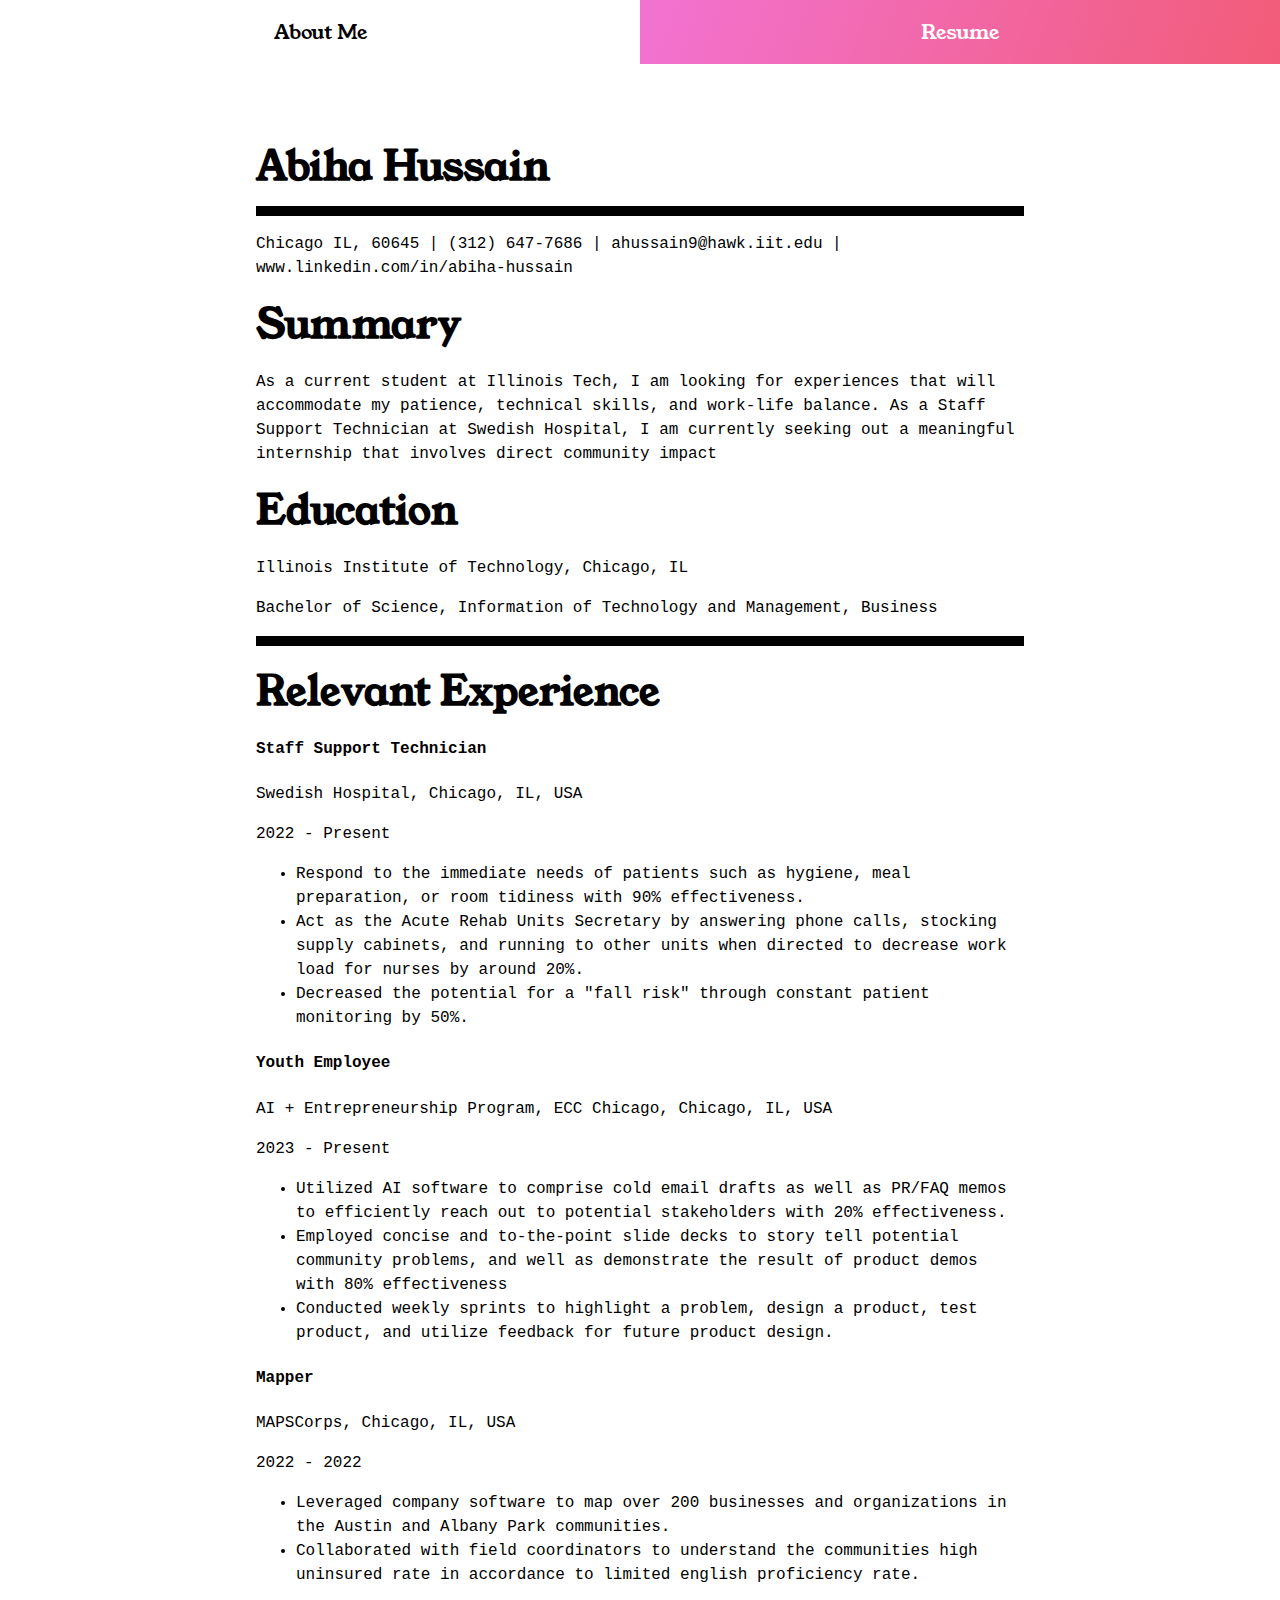
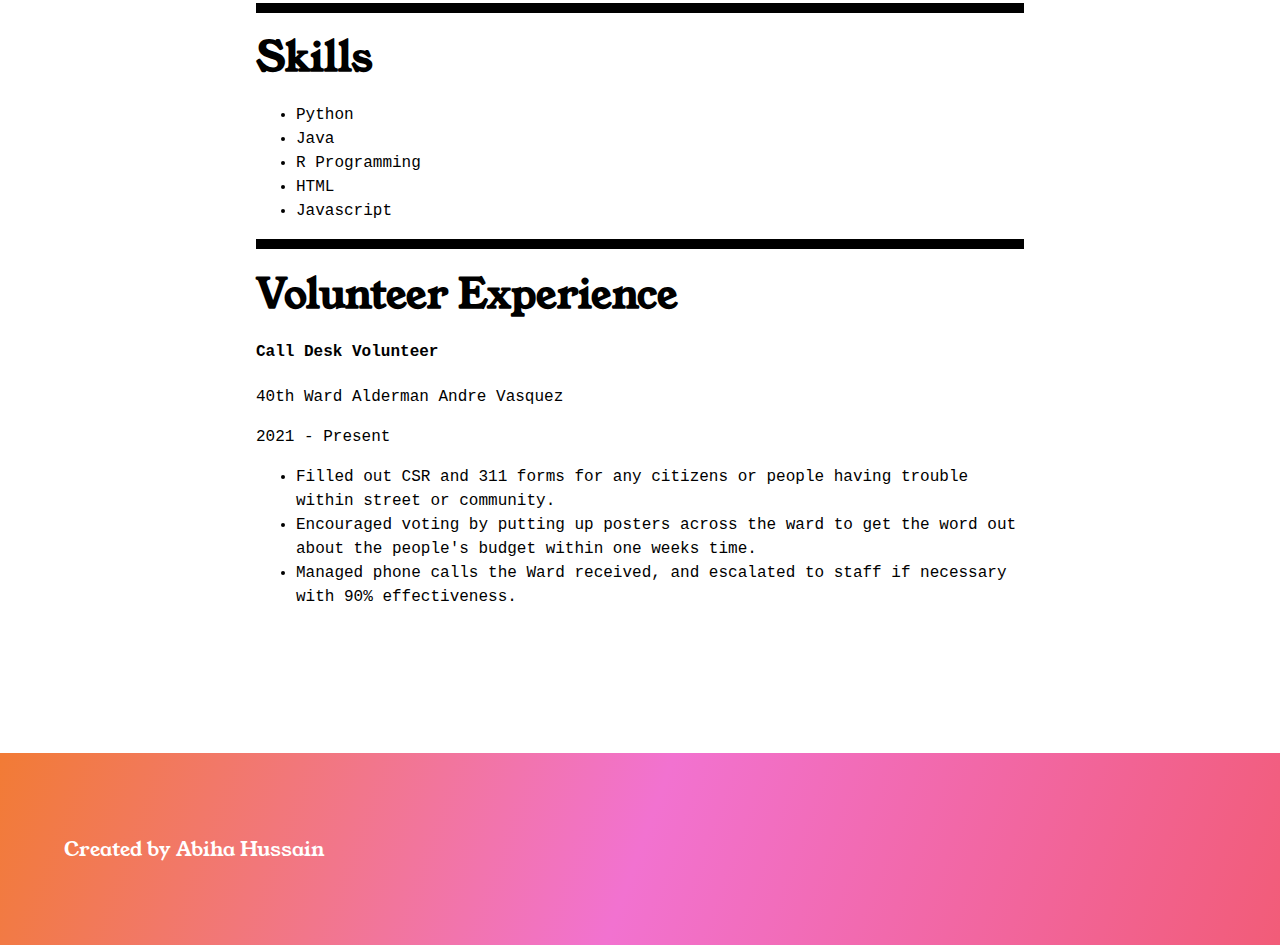
<file: index.html>
<!DOCTYPE html>
<html lang="en">
  <head>
    <meta charset="utf-8">
    <title>Resume</title>
    <link rel="stylesheet" href="style.css">
    <link rel="preconnect" href="https://fonts.googleapis.com">
    <link rel="preconnect" href="https://fonts.gstatic.com">
    <link href="https://fonts.googleapis.com/css2?family=Inclusive+Sans&family=Young+Serif&display=swap" rel="stylesheet">
    <link rel="stylesheet" href="reset.css">
  </head>
  <body>
    <header>
      <nav>
        <ul>
          <li><a href="aboutme.html">About Me</a></li>
          <li><a href="index.html">Resume</a></li>
        </ul>
      </nav>
    </header>
    <div id="main">
      <h1>Abiha Hussain</h1>
      <hr>
      <p>Chicago IL, 60645 | (312) 647-7686 | ahussain9@hawk.iit.edu | <a href="https://www.linkedin.com/feed/">www.linkedin.com/in/abiha-hussain</a></p>
      <section>
        <h2>Summary</h2>
        <p>As a current student at Illinois Tech, I am looking for experiences that will accommodate my patience, technical skills, and work-life balance. As a Staff Support Technician at Swedish Hospital, I am currently seeking out a meaningful internship that involves direct community impact</p>
        <h2>Education</h2>
        <p>Illinois Institute of Technology, Chicago, IL</p>
        <p>Bachelor of Science, Information of Technology and Management, Business</p>
        <hr>
        <h2>Relevant Experience</h2>
        <h4>Staff Support Technician</h4>
        <p>Swedish Hospital, Chicago, IL, USA</p>
        <p>2022 - Present</p>
        <ul>
          <li>Respond to the immediate needs of patients such as hygiene, meal preparation, or room tidiness with 90% effectiveness.</li>
          <li>Act as the Acute Rehab Units Secretary by answering phone calls, stocking supply cabinets, and running to other units when directed to decrease work load for nurses by around 20%.</li>
          <li>Decreased the potential for a "fall risk" through constant patient monitoring by 50%.</li>
        </ul>
        <h4>Youth Employee</h4>
        <p>AI + Entrepreneurship Program, ECC Chicago, Chicago, IL, USA</p>
        <p>2023 - Present</p>
        <ul>
          <li>Utilized AI software to comprise cold email drafts as well as PR/FAQ memos to efficiently reach out to potential stakeholders with 20% effectiveness.</li>
          <li>Employed concise and to-the-point slide decks to story tell potential community problems, and well as demonstrate the result of product demos with 80% effectiveness</li>
          <li>Conducted weekly sprints to highlight a problem, design a product, test product, and utilize feedback for future product design.</li>
        </ul>
        <h4>Mapper</h4>
        <p>MAPSCorps, Chicago, IL, USA</p>
        <p>2022 - 2022</p>
        <ul>
          <li>Leveraged company software to map over 200 businesses and organizations in the Austin and Albany Park communities.</li>
          <li>Collaborated with field coordinators to understand the communities high uninsured rate in accordance to limited english proficiency rate.</li>
        </ul>
      </section>
      <section>
        <hr>
        <h2>Skills</h2>
        <ul>
          <li>Python</li>
          <li>Java</li>
          <li>R Programming</li>
          <li>HTML</li>
          <li>Javascript</li>
        </ul>
      </section>
      <section>
        <hr>
        <h2>Volunteer Experience</h2>
        <h4>Call Desk Volunteer</h4>
        <p>40th Ward Alderman Andre Vasquez</p>
        <p>2021 - Present</p>
        <ul>
          <li>Filled out CSR and 311 forms for any citizens or people having trouble within street or community.</li>
          <li>Encouraged voting by putting up posters across the ward to get the word out about the people's budget within one weeks time.</li>
          <li>Managed phone calls the Ward received, and escalated to staff if necessary with 90% effectiveness.</li>
        </ul>
      </section>
    </div>
    <footer id="footer">
      <p>Created by Abiha Hussain</p>
    </footer>
  </body>
</html>
</file>
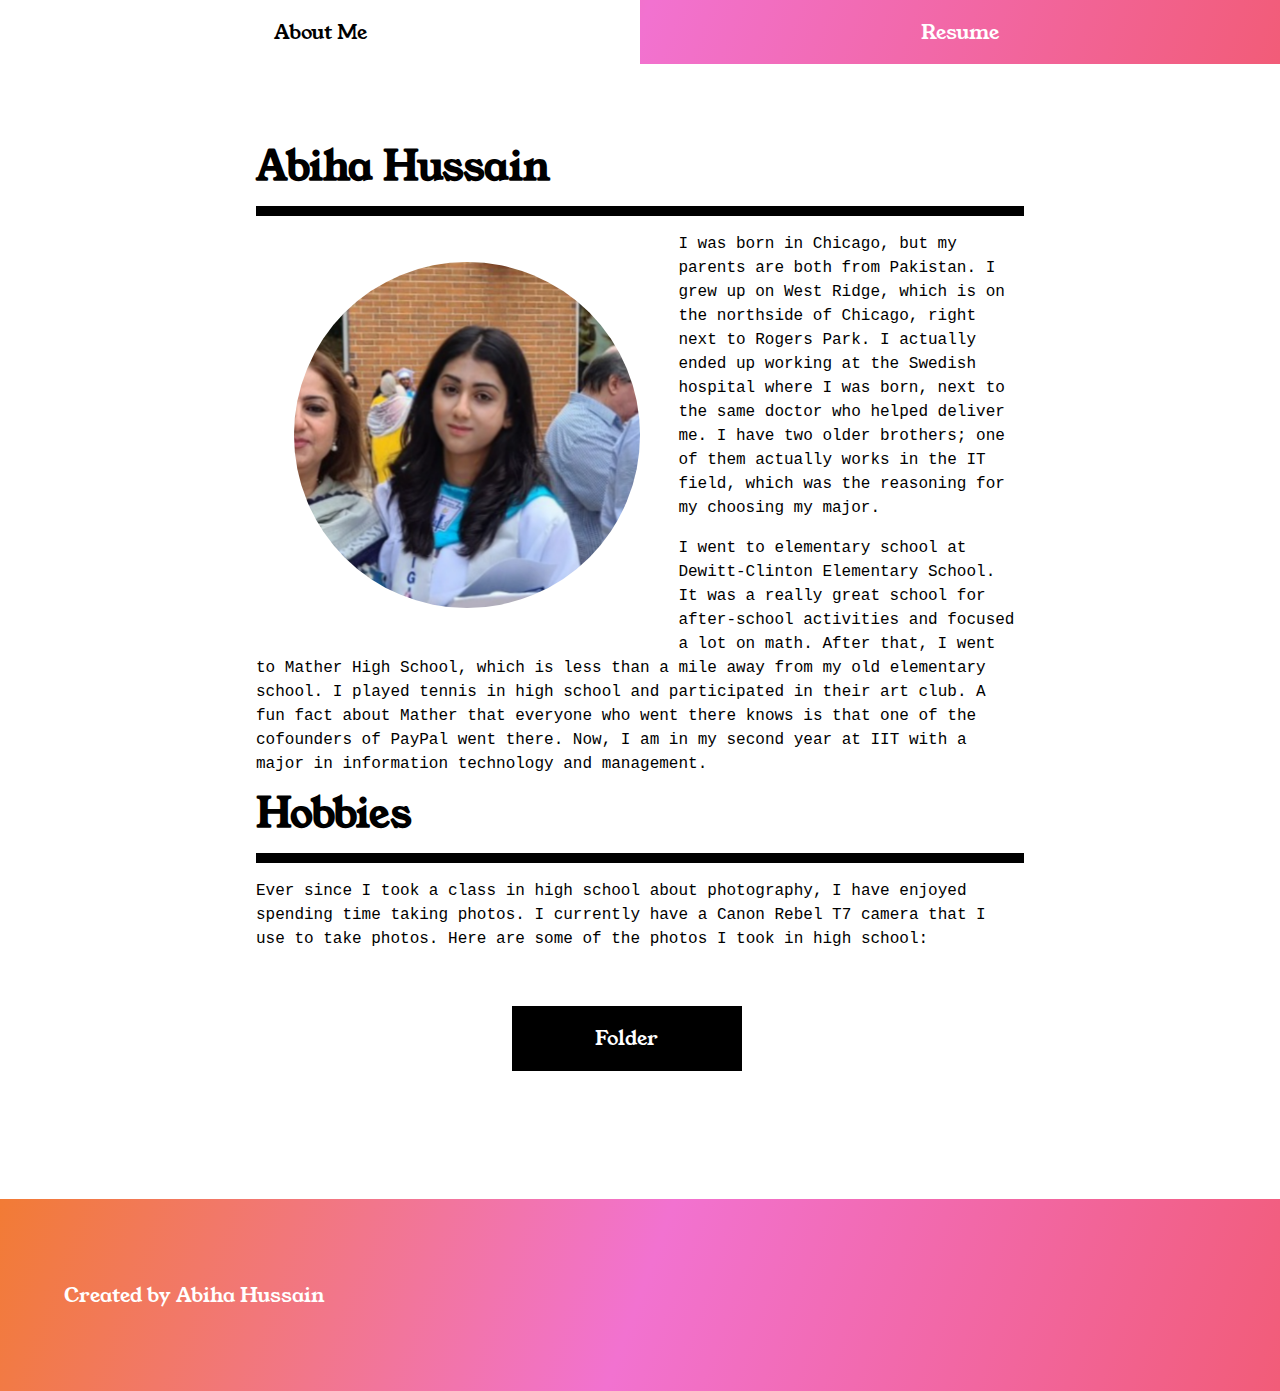
<file: aboutme.html>
<!DOCTYPE html>
<html lang="en">
  <head>
    <meta charset="utf-8">
    <title>About Me</title>
    <link rel="stylesheet" href="style.css">
    <link rel="stylesheet" href="reset.css">
    <link rel="preconnect" href="https://fonts.googleapis.com">
    <link rel="preconnect" href="https://fonts.gstatic.com">
    <link href="https://fonts.googleapis.com/css2?family=Inclusive+Sans&family=Young+Serif&display=swap" rel="stylesheet">
  </head>
  <body>
    <header>
      <nav>
        <ul>
          <li><a href="aboutme.html">About Me</a></li>
          <li><a href="index.html">Resume</a></li>
        </ul>
      </nav>
    </header>
    <div id="main">
      <h1>Abiha Hussain</h1>
      <hr>
      <img id="aboutmeimg" src="media/grad.png" alt="high school graduation">
      <div class="wrap">
        <div id="text">
          <p>I was born in Chicago, but my parents are both from Pakistan. I grew up on West Ridge, which is on the northside of Chicago, right next to Rogers Park. I actually ended up working at the Swedish hospital where I was born, next to the same doctor who helped deliver me. I have two older brothers; one of them actually works in the IT field, which was the reasoning for my choosing my major. </p>
          <p>I went to elementary school at Dewitt-Clinton Elementary School. It was a really great school for after-school activities and focused a lot on math. After that, I went to Mather High School, which is less than a mile away from my old elementary school. I played tennis in high school and participated in their art club. A fun fact about Mather that everyone who went there knows is that one of the cofounders of PayPal went there. Now, I am in my second year at IIT with a major in information technology and management.</p>
        </div>
      </div>
      <div class="wrap">
        <h1>Hobbies</h1>
        <hr>
        <p>Ever since I took a class in high school about photography, I have enjoyed spending time taking photos. I currently have a Canon Rebel T7 camera that I use to take photos. Here are some of the photos I took in high school:</p>
        <button type="button" id="button">
        <a href="https://drive.google.com/drive/folders/1sSidNBtmLJMThVrStHdGcXERUDaQTXdf">Folder</a>
        </button>
      </div>
    </div>
    <footer id="footer">
      <p>Created by Abiha Hussain</p>
    </footer>
  </body>
</html>
</file>
<file: style.css>
nav ul {
  list-style-type: none;
  margin: 0;
  padding: 0;
  float: left;
  overflow: hidden;
  background: linear-gradient(110deg, #F27B35, #F272D0, #F25C78);
  width: 100%;
  height: auto;
  position: fixed;
}

nav ul li {
  float: left;
  width: 50%;
}

nav ul li a {
  text-decoration: none;
  display: block;
  text-align: center;
  padding: 20px 40px;
  color: white;
  font-size: 20px;
  font-family: 'Young Serif', serif;
}

li a:hover {
  background-color: white;
  color: black;
}

body {
  font-family: courier new;
  font-size: 16px;
  color: black;
  line-height: 150%;
  clear: both;
}

p a {
  text-decoration: none;
  color: black;
}

h1, h2, h3 {
  font-family: 'Young Serif', serif;
  font-size: 40px;
} 

#main {
  padding: 10% 20%;
  background-color: white;
}

#footer {
  clear: left;
  background: linear-gradient(110deg, #F27B35, #F272D0, #F25C78);;
  font-size: 20px;
  padding: 5%;
  color: white;	
  font-family: 'Young Serif', serif;
}

hr {
  border: 5px solid black;
}

#button {
  background: black;
  font-family:  'Young Serif', serif;
  font-size: 20px;
  width: 30%;
  margin-left: 33.3%;
  margin-right:33.3%;
  margin-top: 5%;
  border: 0;
}

#button a {
  text-decoration: none;
  color: white;
  padding: 20px;
  display: block;
}

#button a:hover {
  background-color: white;
  color: black;
  border: 0;
}

.img {
  height: 100%;
  width: 100%;
  object-fit: contain;
  position: static;
}

iframe {
  height: 400px;
  width: 100%;
  object-fit: contain;
  position: static;
  border: 0;
}

#aboutmeimg {
  height: auto;
  width: 45%;
  object-fit: contain;
  float: left;
  border-radius: 50%;
  margin: 5%;
}

.text {
  float: right;
  width: 50%;
  margin: 0;
}

.spacing {
  margin-bottom: 3%;
  margin-top: 3%;
}

#wrap{
  clear: both;
}
</file>
